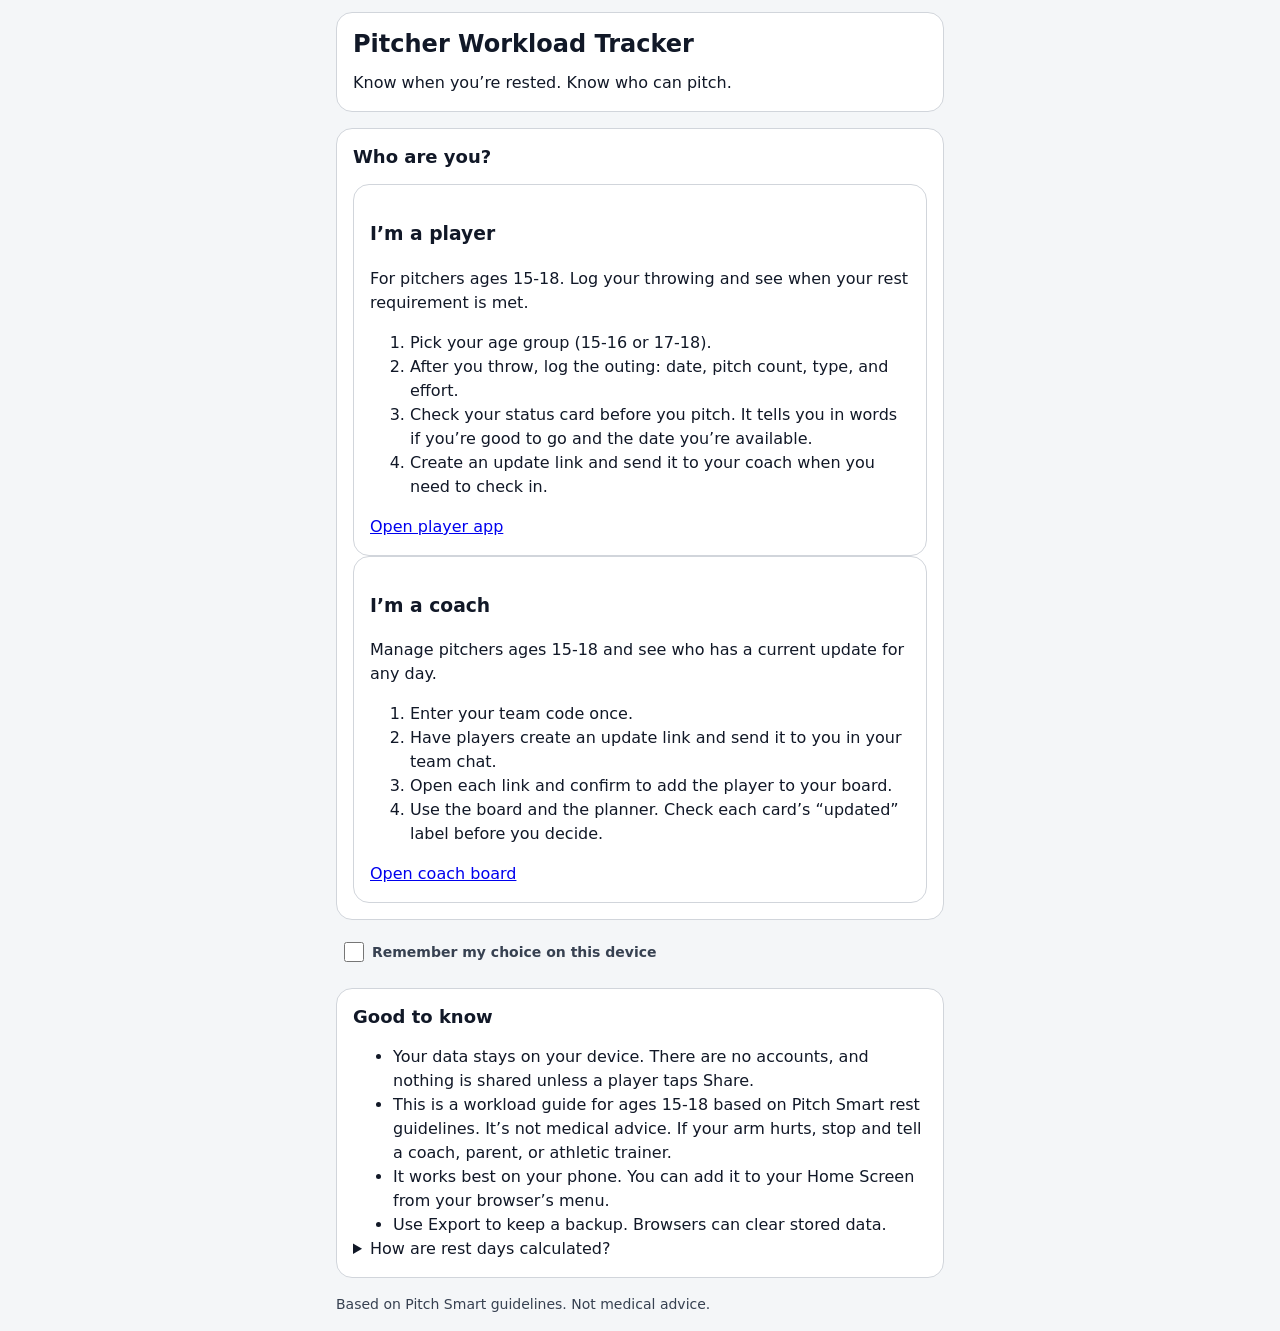
<file: index.html>
<!DOCTYPE html>
<html lang="en">
<head>
    <meta charset="UTF-8">
    <meta name="viewport" content="width=device-width, initial-scale=1.0, viewport-fit=cover">
    <meta name="theme-color" content="#f4f6f8" media="(prefers-color-scheme: light)">
    <meta name="theme-color" content="#111827" media="(prefers-color-scheme: dark)">
    <meta name="apple-mobile-web-app-capable" content="yes">
    <meta name="apple-mobile-web-app-status-bar-style" content="black-translucent">
    <meta name="apple-mobile-web-app-title" content="Pitcher Tracker">
    <meta name="description" content="A simple workload dashboard built for pitchers ages 15-18 to track throwing and rest days.">
    <title>Pitcher Workload Tracker</title>
    <link rel="stylesheet" href="css/style.css">
    <link rel="stylesheet" href="css/landing.css">
</head>
<body>
    <header>
        <h1>Pitcher Workload Tracker</h1>
        <p>Know when you’re rested. Know who can pitch.</p>
    </header>
    <main>
        <section>
            <h2>Who are you?</h2>
            <section id="player">
                <h3>I’m a player</h3>
                <p>For pitchers ages 15-18. Log your throwing and see when your rest requirement is met.</p>
                <ol>
                    <li>Pick your age group (15-16 or 17-18).</li>
                    <li>After you throw, log the outing: date, pitch count, type, and effort.</li>
                    <li>Check your status card before you pitch. It tells you in words if you’re good to go and the date you’re available.</li>
                    <li>Create an update link and send it to your coach when you need to check in.</li>
                </ol>
                <a href="player.html" data-role="player">Open player app</a>
            </section>
            <section id="coach">
                <h3>I’m a coach</h3>
                <p>Manage pitchers ages 15-18 and see who has a current update for any day.</p>
                <ol>
                    <li>Enter your team code once.</li>
                    <li>Have players create an update link and send it to you in your team chat.</li>
                    <li>Open each link and confirm to add the player to your board.</li>
                    <li>Use the board and the planner. Check each card’s “updated” label before you decide.</li>
                </ol>
                <a href="coach.html" data-role="coach">Open coach board</a>
            </section>
        </section>
        <label class="remember-choice" for="remember-choice">
            <input id="remember-choice" type="checkbox" autocomplete="off">
            <span>Remember my choice on this device</span>
        </label>
        <section>
            <h2>Good to know</h2>
            <ul>
                <li>Your data stays on your device. There are no accounts, and nothing is shared unless a player taps Share.</li>
                <li>This is a workload guide for ages 15-18 based on Pitch Smart rest guidelines. It’s not medical advice. If your arm hurts, stop and tell a coach, parent, or athletic trainer.</li>
                <li>It works best on your phone. You can add it to your Home Screen from your browser’s menu.</li>
                <li>Use Export to keep a backup. Browsers can clear stored data.</li>
            </ul>
            <details>
                <summary>How are rest days calculated?</summary>
                <p>Games and live BP count. Bullpens count only at effort 6 or higher. Your pitches are added up per day, and that total sets minimum rest days from the Pitch Smart table for your age group. This app adds one extra day for effort 9 or 10; that is an app rule, not a Pitch Smart rule. The yellow status is also an app reminder for the final two days before the minimum rest period ends. Light throwing types such as catch and long toss do not add rest in this app. This is not clearance to pitch.</p>
            </details>
        </section>
    </main>
    <footer>
        <p>Based on Pitch Smart guidelines. Not medical advice.</p>
    </footer>
    <script type="module" src="js/landing.js"></script>
</body>
</html>
</file>
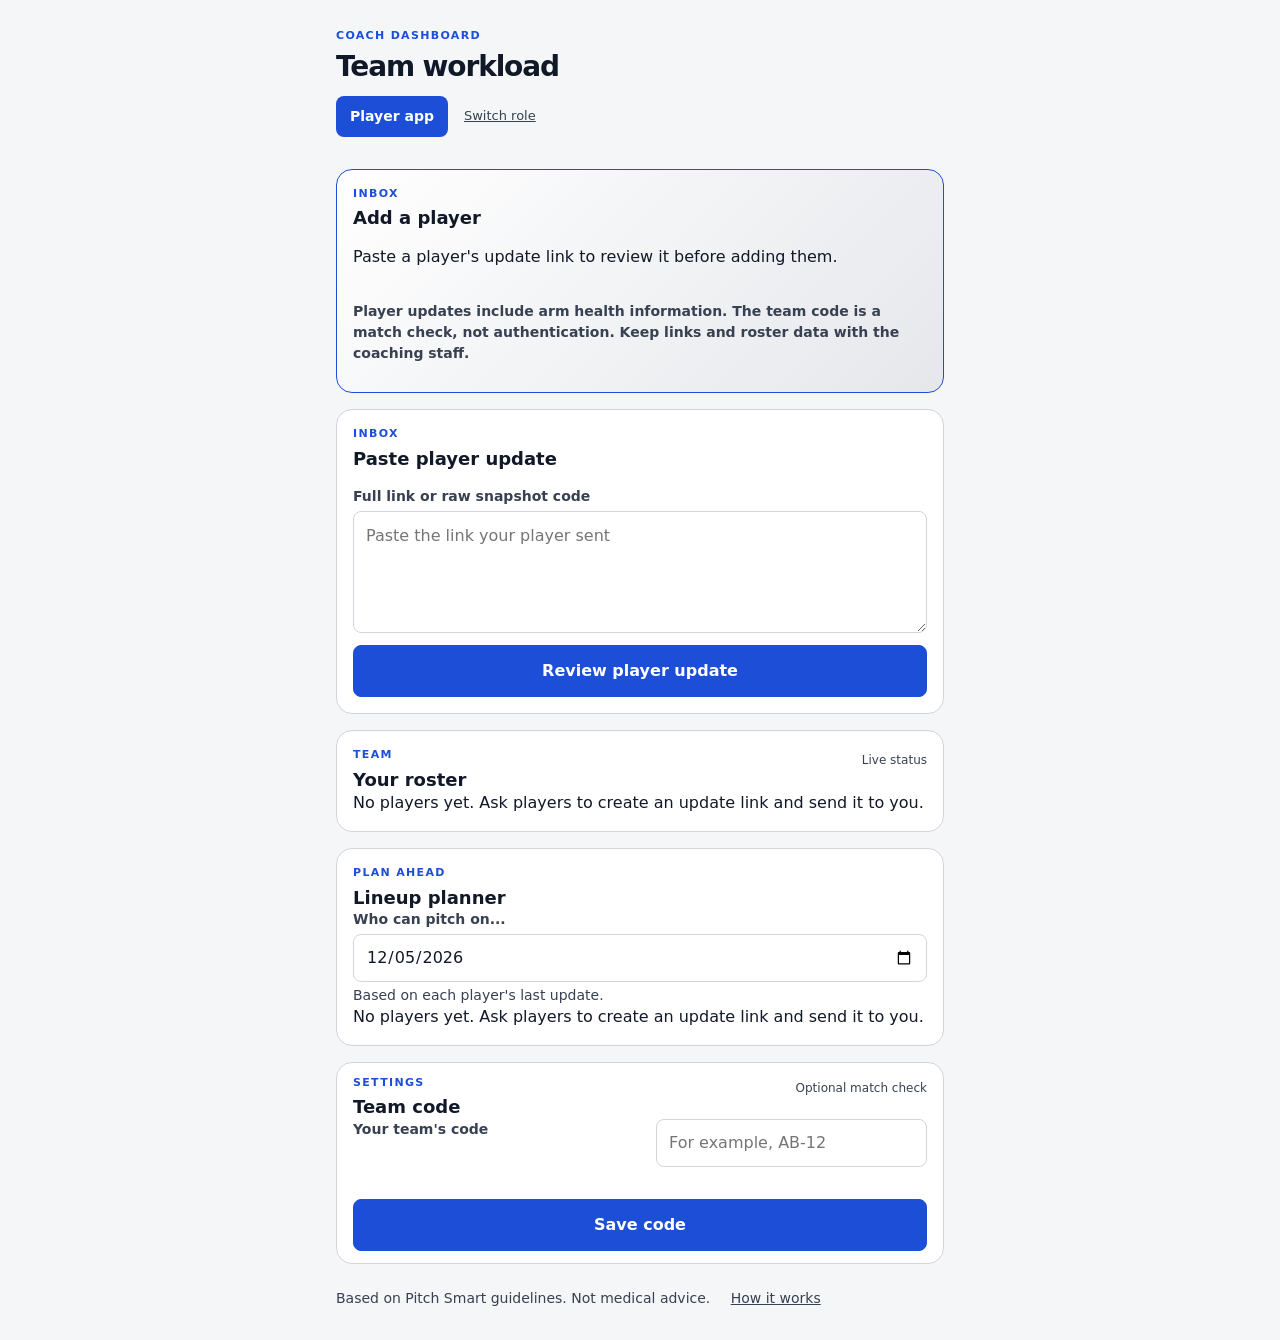
<file: coach.html>
<!DOCTYPE html>
<html lang="en">
<head>
    <meta charset="UTF-8">
    <meta name="viewport" content="width=device-width, initial-scale=1.0, viewport-fit=cover">
    <meta name="theme-color" content="#f4f6f8" media="(prefers-color-scheme: light)">
    <meta name="theme-color" content="#111827" media="(prefers-color-scheme: dark)">
    <meta name="apple-mobile-web-app-capable" content="yes">
    <meta name="apple-mobile-web-app-status-bar-style" content="black-translucent">
    <meta name="apple-mobile-web-app-title" content="Pitcher Tracker">
    <title>Coach Board - Pitcher Workload Tracker</title>
    <link rel="stylesheet" href="css/style.css">
</head>
<body>
    <header class="dashboard-header">
        <div>
            <p class="eyebrow">COACH DASHBOARD</p>
            <h1>Team workload</h1>
        </div>
        <nav class="dashboard-links" aria-label="App navigation">
            <a href="player.html" class="app-link">Player app</a>
            <a href="index.html?choose=1" class="switch-role-link">Switch role</a>
        </nav>
    </header>

    <section class="share-card" aria-labelledby="snapshot-heading">
        <p class="eyebrow">INBOX</p>
        <h2 id="snapshot-heading">Add a player</h2>
        <p id="snapshot-message" aria-live="polite">Paste a player's update link below. You will review it before it is added.</p>
        <dl id="snapshot-details" class="snapshot-details" hidden></dl>
        <div id="snapshot-confirm" hidden>
            <p id="snapshot-confirmation"></p>
            <p id="team-warning" class="share-safety-note" hidden></p>
            <div class="share-actions">
                <button id="add-snapshot" type="button">Add to roster</button>
                <button id="cancel-snapshot" class="counter-secondary" type="button">Cancel</button>
            </div>
        </div>
        <p class="share-safety-note">Player updates include arm health information. The team code is a match check, not authentication. Keep links and roster data with the coaching staff.</p>
    </section>
    <section class="settings-section" aria-labelledby="team-heading">
        <div class="section-heading">
            <div>
                <p class="eyebrow">SETTINGS</p>
                <h2 id="team-heading">Team code</h2>
            </div>
            <span class="section-caption">Optional match check</span>
        </div>
        <form id="coach-team-form">
            <label for="coach-team-code">Your team's code</label>
            <input id="coach-team-code" type="text" maxlength="12"
                autocapitalize="characters" placeholder="For example, AB-12">
            <button type="submit">Save code</button>
        </form>
        <p id="coach-team-status" aria-live="polite"></p>
    </section>
    <section class="paste-section" aria-labelledby="paste-heading">
        <p class="eyebrow">INBOX</p>
        <h2 id="paste-heading">Paste player update</h2>
        <label for="snapshot-input">Full link or raw snapshot code</label>
        <textarea id="snapshot-input" rows="4"
            placeholder="Paste the link your player sent"></textarea>
        <button id="load-snapshot" type="button">Review player update</button>
    </section>
    <section class="roster-section" aria-labelledby="roster-heading">
        <div class="section-heading">
            <div>
                <p class="eyebrow">TEAM</p>
                <h2 id="roster-heading">Your roster</h2>
            </div>
            <span class="section-caption">Live status</span>
        </div>
        <div id="roster-groups"></div>
    </section>
    <section class="planner-section" aria-labelledby="planner-heading">
        <div class="section-heading">
            <div>
                <p class="eyebrow">PLAN AHEAD</p>
                <h2 id="planner-heading">Lineup planner</h2>
            </div>
        </div>
        <label for="planner-date">Who can pitch on...</label>
        <input id="planner-date" type="date">
        <p class="field-hint">Based on each player's last update.</p>
        <div id="planner-results"></div>
    </section>
    <footer>Based on Pitch Smart guidelines. Not medical advice. <a href="index.html#coach" class="how-it-works-link">How it works</a></footer>
    <script type="module" src="js/coach.js"></script>
</body>
</html>
</file>
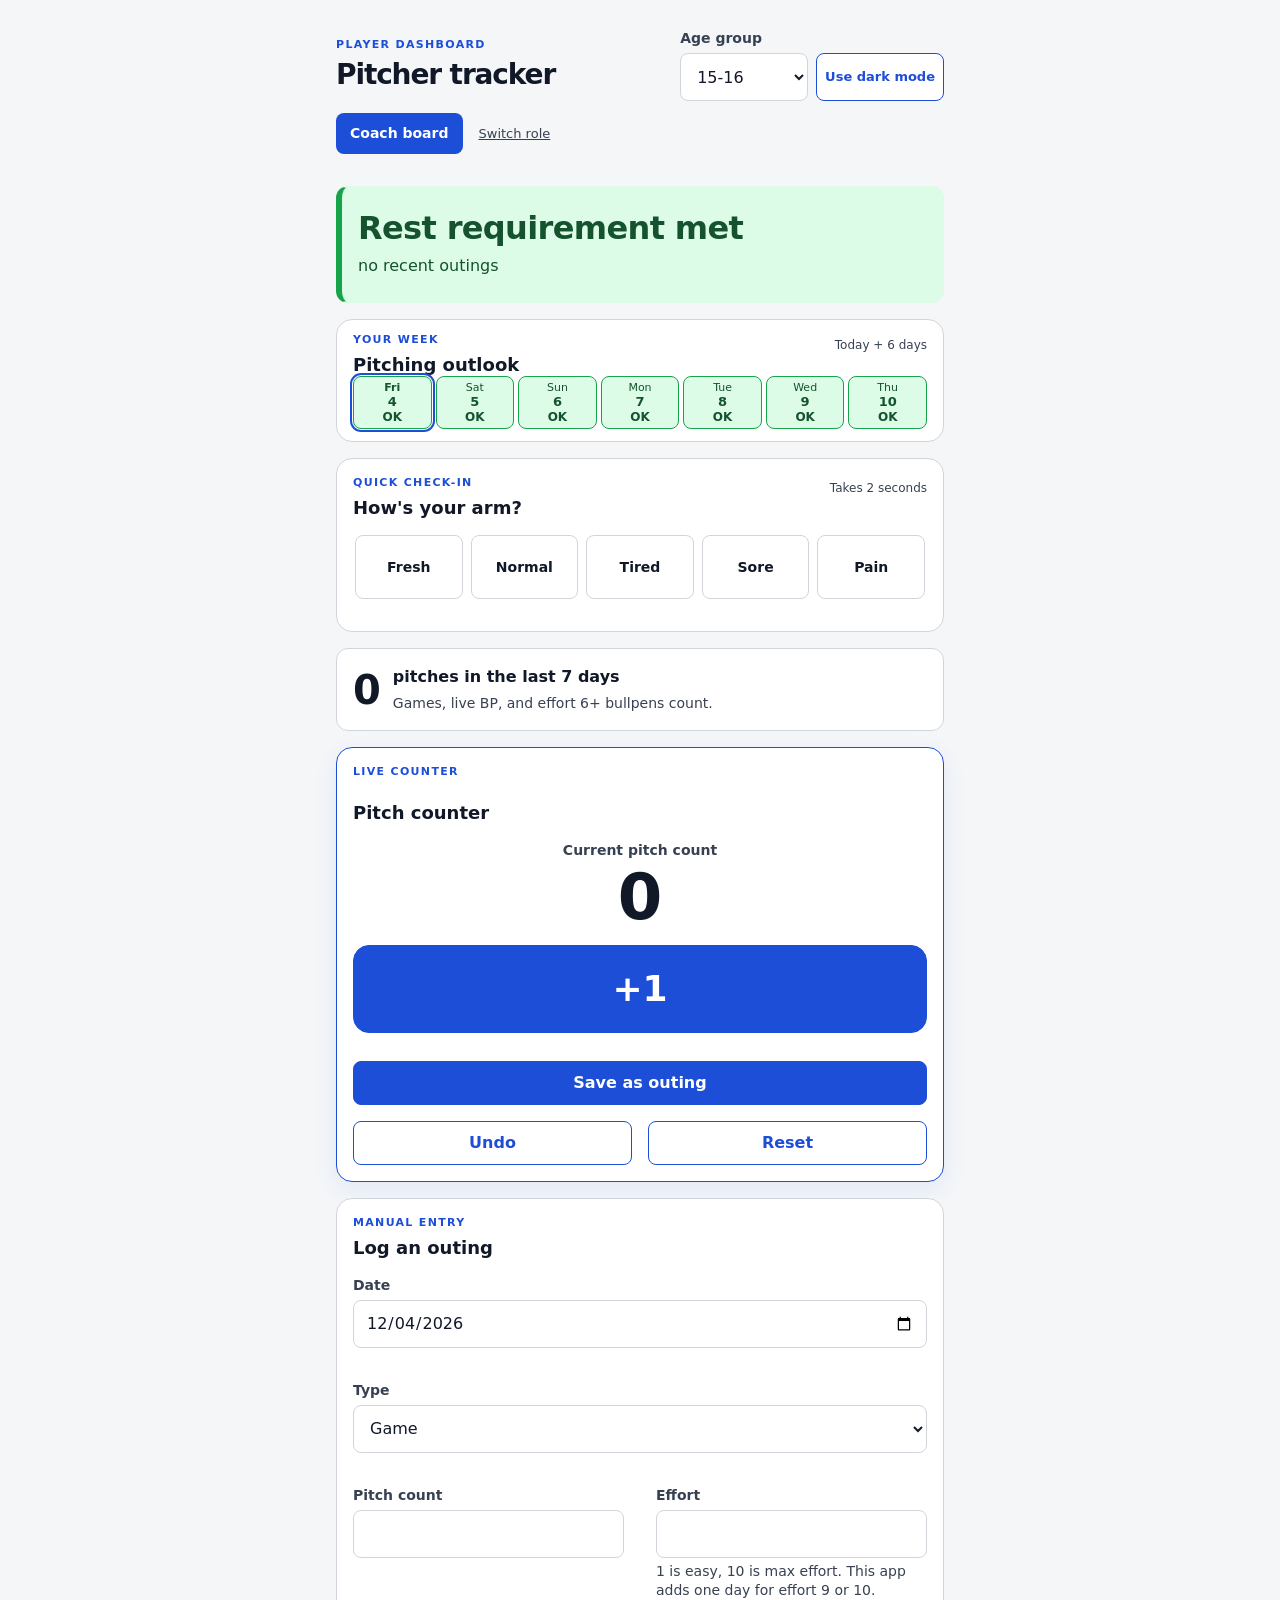
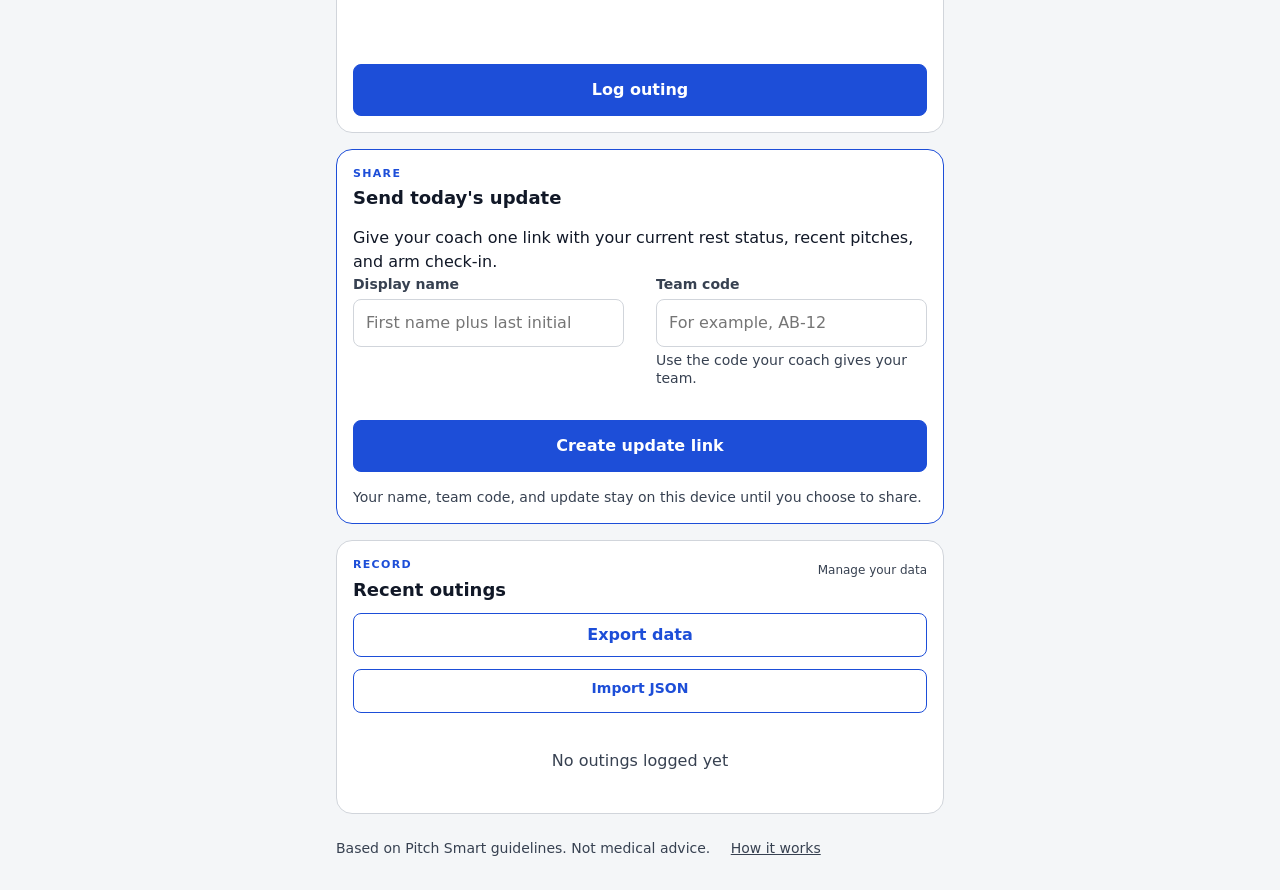
<file: player.html>
<!DOCTYPE html>
<html lang="en">
<head>
    <meta charset="UTF-8">
    <meta name="viewport" content="width=device-width, initial-scale=1.0, viewport-fit=cover">
    <meta name="theme-color" content="#f4f6f8" media="(prefers-color-scheme: light)">
    <meta name="theme-color" content="#111827" media="(prefers-color-scheme: dark)">
    <meta name="apple-mobile-web-app-capable" content="yes">
    <meta name="apple-mobile-web-app-status-bar-style" content="black-translucent">
    <meta name="apple-mobile-web-app-title" content="Pitcher Tracker">
    <title>Player - Pitcher Workload Tracker</title>
    <link rel="stylesheet" href="css/style.css">
    <link rel="manifest" href="manifest.webmanifest">
    <link rel="apple-touch-icon" href="icons/icon-180.png">
</head>
<body>
    <header class="dashboard-header">
        <div>
            <p class="eyebrow">PLAYER DASHBOARD</p>
            <h1>Pitcher tracker</h1>
        </div>
        <div class="header-actions">
            <div class="age-group-control">
                <label for="age-group">Age group</label>
                <select id="age-group">
                    <option value="15-16" selected>15-16</option>
                    <option value="17-18">17-18</option>
                </select>
            </div>
            <button id="theme-toggle" class="theme-toggle" type="button">
                Use dark mode
            </button>
        </div>
        <nav class="dashboard-links" aria-label="App navigation">
            <a href="coach.html" class="app-link">Coach board</a>
            <a href="index.html?choose=1" class="switch-role-link">Switch role</a>
        </nav>
    </header>

    <section id="status" aria-live="polite"></section>

    <section class="availability-section" aria-labelledby="availability-heading">
        <div class="section-heading">
            <div>
                <p class="eyebrow">YOUR WEEK</p>
                <h2 id="availability-heading">Pitching outlook</h2>
            </div>
            <span class="section-caption">Today + 6 days</span>
        </div>
        <ul id="availability-strip"></ul>
    </section>

    <section class="checkin-section" aria-labelledby="checkin-heading">
        <div class="section-heading">
            <div>
                <p class="eyebrow">QUICK CHECK-IN</p>
                <h2 id="checkin-heading">How's your arm?</h2>
            </div>
            <span class="section-caption">Takes 2 seconds</span>
        </div>
        <fieldset id="checkin-options">
            <legend class="visually-hidden">Choose how your arm feels today</legend>
        </fieldset>
        <p id="checkin-message" aria-live="polite"></p>
    </section>

    <section class="share-card" aria-labelledby="share-settings-heading">
        <p class="eyebrow">SHARE</p>
        <h2 id="share-settings-heading">Send today's update</h2>
        <p>Give your coach one link with your current rest status, recent pitches, and arm check-in.</p>
        <form id="share-profile-form">
            <div class="field">
                <label for="display-name">Display name</label>
                <input id="display-name" name="display-name" type="text"
                    maxlength="30" autocomplete="name"
                    placeholder="First name plus last initial">
            </div>
            <div class="field">
                <label for="team-code">Team code</label>
                <input id="team-code" name="team-code" type="text"
                    maxlength="12" autocapitalize="characters"
                    placeholder="For example, AB-12">
                <p class="field-hint">Use the code your coach gives your team.</p>
            </div>
            <button id="open-share" type="submit">Create update link</button>
        </form>
        <p class="field-hint">Your name, team code, and update stay on this device until you choose to share.</p>
    </section>

    <section id="share-section" aria-labelledby="share-heading" hidden>
        <h2 id="share-heading">Your update is ready</h2>
        <p>Send this link to your coach in your team chat.</p>
        <pre id="share-preview" class="share-preview"></pre>
        <p class="share-safety-note">
            This includes arm health info. Share it only with your coach or team chat,
            and get a parent or coach okay per your team’s rules.
        </p>
        <label for="share-link">Link</label>
        <input id="share-link" class="share-link" type="url" readonly>
        <div class="share-actions">
            <button id="copy-share-link" type="button">Copy update link</button>
            <button id="native-share" type="button" hidden>Send from this device</button>
        </div>
        <p id="share-status" aria-live="polite"></p>
        <p class="field-hint">Your coach opens the link, checks the update, and taps Add to roster. Nothing is sent to a server.</p>
    </section>

    <section class="counter-section dashboard-primary" aria-labelledby="counter-heading">
        <p class="eyebrow">LIVE COUNTER</p>
        <h2 id="counter-heading">Pitch counter</h2>
        <div class="counter-display">
            <span id="count-label">Current pitch count</span>
            <div id="pitch-counter" aria-labelledby="count-label">0</div>
        </div>
        <button id="count-add" class="count-add" type="button">+1</button>
        <div class="counter-actions">
            <button id="count-undo" class="counter-secondary" type="button">
                Undo
            </button>
            <button id="count-save" class="counter-save" type="button">
                Save as outing
            </button>
            <button id="count-reset" class="counter-secondary" type="button">
                Reset
            </button>
        </div>
    </section>

    <section class="outing-section">
        <p class="eyebrow">MANUAL ENTRY</p>
        <h2>Log an outing</h2>
        <form id="outing-form">
            <div class="field field-date">
                <label for="date">Date</label>
                <input id="date" name="date" type="date">
            </div>
            <div class="field field-type">
                <label for="type">Type</label>
                <select id="type" name="type">
                    <option value="game">Game</option>
                    <option value="liveBP">Live BP</option>
                    <option value="bullpen">Bullpen</option>
                    <option value="longToss">Long toss</option>
                    <option value="catch">Catch</option>
                </select>
            </div>
            <div class="field field-pitch-count">
                <label for="pitch-count">Pitch count</label>
                <input id="pitch-count" name="pitch-count" type="number" min="1"
                    inputmode="numeric" autocomplete="off">
            </div>
            <div class="field field-effort">
                <label for="effort">Effort</label>
                <input id="effort" name="effort" type="number" min="1" max="10"
                    inputmode="numeric" autocomplete="off" aria-describedby="effort-hint">
                <p id="effort-hint" class="field-hint">
                    1 is easy, 10 is max effort. This app adds one day for effort 9 or 10.
                </p>
            </div>
            <p id="form-error" aria-live="polite"></p>
            <button type="submit">Log outing</button>
        </form>
    </section>

    <p id="week-total"></p>

    <section class="history-section">
        <div class="section-heading">
            <div>
                <p class="eyebrow">RECORD</p>
                <h2>Recent outings</h2>
            </div>
            <span class="section-caption">Manage your data</span>
        </div>
        <button id="export-data" type="button">Export data</button>
        <label class="import-button" for="import-data">Import JSON</label>
        <input id="import-data" type="file" accept=".json,application/json">
        <p id="import-status" aria-live="polite"></p>
        <ul id="history"></ul>
    </section>

    <footer>Based on Pitch Smart guidelines. Not medical advice. <a href="index.html#player" class="how-it-works-link">How it works</a></footer>

    <script type="module" src="js/main.js"></script>
</body>
</html>
</file>
<file: css/style.css>
:root {
    color-scheme: light dark;
    --space-1: 0.25rem;
    --space-2: 0.5rem;
    --space-3: 0.75rem;
    --space-4: 1rem;
    --space-6: 1.5rem;
    --space-8: 2rem;
    --radius-card: 0.75rem;
    --radius-control: 0.5rem;
    --font-system: system-ui, -apple-system, BlinkMacSystemFont, "Segoe UI",
        sans-serif;
    --page-background: #f4f6f8;
    --surface: #ffffff;
    --surface-muted: #e5e7eb;
    --text: #111827;
    --muted-text: #374151;

    --border: #d1d5db;
    --accent: #1d4ed8;
    --accent-text: #ffffff;
    --status-green-surface: #dcfce7;
    --status-green-border: #16a34a;
    --status-green-text: #14532d;
    --status-yellow-surface: #fef3c7;
    --status-yellow-border: #d97706;
    --status-yellow-text: #451a03;
    --status-red-surface: #fee2e2;
    --status-red-border: #dc2626;
    --status-red-text: #7f1d1d;
    --availability-ok-surface: #dcfce7;
    --availability-ok-border: #16a34a;
    --availability-ok-text: #14532d;
    --availability-rest-surface: #fee2e2;
    --availability-rest-border: #dc2626;
}

*,
*::before,
*::after {
    box-sizing: border-box;
}

html {
    -webkit-text-size-adjust: 100%;
}

body,
h1,
h2,
p,
ul {
    margin: 0;
}

body {
    display: flex;
    min-height: 100dvh;
    max-width: 34rem;
    margin-inline: auto;
    flex-direction: column;
    gap: var(--space-8);


    padding-block: var(--space-4);
    padding-inline: max(var(--space-4), env(safe-area-inset-left))
        max(var(--space-4), env(safe-area-inset-right));
    padding-bottom: max(var(--space-4), env(safe-area-inset-bottom));
    background: var(--page-background);
    color: var(--text);
    font: 1rem/1.5 var(--font-system);
}

header,
section {
    padding: var(--space-6);


    background: var(--surface);
    border: 1px solid var(--border);
    border-radius: var(--radius-card);
}

header {
    display: flex;
    flex-wrap: wrap;
    gap: var(--space-3) var(--space-4);
    align-items: end;
    justify-content: space-between;
}

h1,
h2 {
    font-weight: 700;
}

h1 {
    flex: 1 1 12rem;
    font-size: 1.25rem;
    line-height: 1.25;
}

h2 {
    margin-bottom: var(--space-4);
    font-size: 1.125rem;
    line-height: 1.3;
}

.age-group-control {
    flex: 1 1 7rem;
}

.theme-toggle {
    flex: 1 1 10rem;
    min-height: 3rem;
    margin-top: 0;
    background: var(--surface);
    color: var(--accent);
}

.counter-section {
    display: grid;
    gap: var(--space-4);

}

.counter-section h2 {
    margin-bottom: 0;
}

.counter-display {
    display: grid;
    gap: var(--space-1);
    text-align: center;
}

#count-label {
    color: var(--muted-text);
    font-size: 0.875rem;
    font-weight: 600;
}

#pitch-counter {
    color: var(--text);
    font-size: 4rem;
    font-variant-numeric: tabular-nums;
    font-weight: 800;
    line-height: 1;
}

.count-add {
    min-height: 6rem;
    font-size: 2.25rem;
}

.counter-actions {
    display: grid;
    grid-template-columns: repeat(2, minmax(0, 1fr));
    gap: var(--space-4);

    margin-top: var(--space-3);
}

.counter-actions button {
    min-height: 2.75rem;
}

.counter-save {
    grid-column: 1 / -1;
    grid-row: 1;
}

.counter-secondary {
    background: var(--surface);
    color: var(--accent);
}

label {
    display: block;
    margin-bottom: var(--space-1);
    color: var(--muted-text);
    font-size: 0.875rem;
    font-weight: 600;
}

input,
select,
button {
    display: block;
    width: 100%;
    min-height: 3rem;
    padding: var(--space-2) var(--space-3);
    border: 1px solid var(--border);
    border-radius: var(--radius-control);
    font: inherit;
    font-size: 1rem;
    touch-action: manipulation;
    -webkit-tap-highlight-color: transparent;
}

input,
select {
    background: var(--surface);
    color: var(--text);
}

form {
    display: grid;
    grid-template-columns: repeat(2, minmax(0, 1fr));
    gap: var(--space-8);


}

#share-profile-form {
    margin-bottom: var(--space-4);
}

.share-card {
    border-color: var(--accent);
}

.share-preview {
    overflow-x: auto;
    margin: var(--space-3) 0;
    padding: var(--space-6);



    border: 1px solid var(--border);
    border-radius: var(--radius-control);
    background: var(--surface-muted);
    color: var(--text);
    font: inherit;
    white-space: pre-wrap;
}

.share-safety-note {
    margin: var(--space-3) 0;
    color: var(--muted-text);
    font-size: 0.875rem;
    font-weight: 600;
}

.share-link {
    margin-bottom: var(--space-3);
}

.share-actions {
    display: grid;
    grid-template-columns: repeat(2, minmax(0, 1fr));
    gap: var(--space-4);

}

#share-status {
    min-height: 1.5em;
    margin-top: var(--space-3);
    color: var(--muted-text);
}

#share-status[data-kind="error"] {
    color: var(--status-red-text);
    font-weight: 600;
}

.snapshot-details {
    display: grid;
    grid-template-columns: minmax(9rem, 1fr) minmax(0, 2fr);
    gap: var(--space-2) var(--space-4);
}

.roster-list {
    display: grid;
    gap: var(--space-4);

}

.roster-card {
    position: relative;
    padding: var(--space-6);



    border: 1px solid var(--border);
    border-radius: var(--radius-control);
    background: var(--surface);
}

.roster-card h4 {
    margin: 0 0 var(--space-1);
    font-size: 1.125rem;
}

.roster-card p {
    margin: var(--space-1) 0;
}

.roster-card-status {
    font-weight: 700;
}

.roster-card-status-green {
    color: var(--status-green-text);
}

.roster-card-status-yellow,
.roster-card-status-red {
    color: var(--status-yellow-text);
}

.stale-badge {
    display: inline-block;
    margin-top: var(--space-2);
    padding: var(--space-1) var(--space-2);
    border-radius: 999px;
    background: var(--surface-muted);
    color: var(--muted-text);
    font-size: 0.8125rem;
}

.stale-badge-warning {
    background: var(--status-yellow-surface);
    color: var(--status-yellow-text);
}

.stale-badge-old {
    background: var(--status-red-surface);
    color: var(--status-red-text);
}

.roster-remove {
    float: right;
    width: auto;
    min-height: 2.5rem;
    margin-top: var(--space-2);
    padding: var(--space-2);
    border: 0;
    background: transparent;
    color: var(--status-red-text);
    font-size: 0.875rem;
}

.roster-empty {
    color: var(--muted-text);
}

.planner-list {
    display: grid;
    gap: var(--space-2);
    padding: 0;
    list-style: none;
}

.planner-list li {
    display: flex;
    justify-content: space-between;
    gap: var(--space-4);

    padding: var(--space-2) 0;
    border-bottom: 1px solid var(--border);
}

.planner-available {
    color: var(--status-green-text);
    font-weight: 700;
}

.planner-unavailable {
    color: var(--status-red-text);
    font-weight: 700;
}

#roster-groups h3 {
    margin: var(--space-6) 0 var(--space-4);

}

#roster-groups h3:first-child {
    margin-top: 0;
}

.snapshot-details dt {
    color: var(--muted-text);
    font-weight: 700;
}

.snapshot-details dd {
    margin: 0;
}

.field {
    min-width: 0;
}

.field-date,
.field-type,
#form-error,
form button {
    grid-column: 1 / -1;
}

.field-hint {
    margin-top: var(--space-1);
    color: var(--muted-text);
    font-size: 0.875rem;
    line-height: 1.35;
}

button {
    min-height: 3.25rem;
    margin-top: 0;
    border-color: var(--accent);
    background: var(--accent);
    color: var(--accent-text);
    cursor: pointer;
    font-weight: 700;
}

button:hover {
    filter: brightness(0.9);
}

button:active {
    transform: translateY(1px);
}

input:focus-visible,
select:focus-visible,
button:focus-visible {
    outline: 3px solid var(--accent);
    outline-offset: 2px;
}

#status {
    padding: var(--space-6);


    border: 1px solid transparent;
    border-left-width: 0.375rem;
    border-radius: var(--radius-card);
}

#status[data-level="green"] {
    background-color: var(--status-green-surface);
    border-left-color: var(--status-green-border);
    color: var(--status-green-text);
}

#status[data-level="yellow"] {
    background-color: var(--status-yellow-surface);
    border-left-color: var(--status-yellow-border);
    color: var(--status-yellow-text);
}

#status[data-level="red"] {
    background-color: var(--status-red-surface);
    border-left-color: var(--status-red-border);
    color: var(--status-red-text);
}

#status[data-level] h2 {
    margin-bottom: var(--space-2);
    font-size: 1.875rem;
    line-height: 1.1;
    letter-spacing: -0.02em;
}

#status[data-level] p {
    color: inherit;
    font-size: 1rem;
}

.availability-section {
    padding-block: var(--space-3);
}

.availability-section h2 {
    margin-bottom: var(--space-3);
}

#availability-strip {
    display: grid;
    grid-template-columns: repeat(7, minmax(0, 1fr));
    gap: var(--space-1);
    padding: 0;
    list-style: none;
}

#availability-strip .availability-cell {
    display: flex;
    min-width: 0;
    min-height: 44px;
    padding: var(--space-1);
    flex-direction: column;
    align-items: center;
    justify-content: center;
    border: 1px solid var(--availability-rest-border);
    border-radius: var(--radius-control);
    background: var(--availability-rest-surface);
    color: var(--availability-rest-text);
    font-size: 0.6875rem;
    line-height: 1.2;
    text-align: center;
    white-space: nowrap;
}

#availability-strip .availability-cell[data-available="true"] {
    border-color: var(--availability-ok-border);
    background: var(--availability-ok-surface);
    color: var(--availability-ok-text);
}

#availability-strip .availability-cell.availability-today {
    outline: 2px solid var(--accent);
    outline-offset: 1px;
    font-weight: 700;
}

.availability-weekday,
.availability-date,
.availability-status {
    display: block;
}

.availability-date,
.availability-status {
    font-variant-numeric: tabular-nums;
}

.availability-date {
    font-size: 0.8125rem;
    font-weight: 700;
}

.availability-status {
    font-size: 0.75rem;
    font-weight: 800;
}

.checkin-section {
    display: grid;
    gap: var(--space-4);

}

.checkin-section h2 {
    margin-bottom: 0;
}

#checkin-options {
    display: grid;
    grid-template-columns: repeat(5, minmax(0, 1fr));
    gap: var(--space-2);
    padding: 0;
    border: 0;
}

.checkin-option {
    display: flex;
    min-height: 4rem;
    margin: 0;
    padding: var(--space-2);
    align-items: center;
    justify-content: center;
    border: 1px solid var(--border);
    border-radius: var(--radius-control);
    background: var(--surface);
    color: var(--text);
    cursor: pointer;
    font-size: 0.875rem;
    text-align: center;
}

#checkin-options input {
    position: absolute;
    width: 1px;
    height: 1px;
    opacity: 0;
}

#checkin-options input:checked + .checkin-option {
    border-color: var(--accent);
    box-shadow: inset 0 0 0 2px var(--accent);
    font-weight: 800;
}

#checkin-options input:focus-visible + .checkin-option {
    outline: 3px solid var(--accent);
    outline-offset: 2px;
}

#checkin-message {
    margin: 0;
    color: var(--muted-text);
    font-size: 0.875rem;
}

#checkin-message.checkin-safety-message {
    padding: var(--space-6);



    border: 1px solid var(--status-red-border);
    border-radius: var(--radius-control);
    background: var(--status-red-surface);
    color: var(--status-red-text);
    font-weight: 700;
}

#checkin-message[data-kind="error"] {
    color: var(--status-red-text);
    font-weight: 700;
}

#checkin-message[data-kind="rest"] {
    color: var(--status-yellow-text);
    font-weight: 700;
}

.visually-hidden {
    position: absolute;
    width: 1px;
    height: 1px;
    padding: 0;
    overflow: hidden;
    clip: rect(0, 0, 0, 0);
    white-space: nowrap;
    border: 0;
}

.status-days {
    display: inline-block;
    margin-right: var(--space-2);
    font-size: 2rem;
    line-height: 1;
}

.status-days-label {
    font-weight: 600;
}

.status-available {
    display: block;
    margin-top: var(--space-2);
}

#week-total {
    display: grid;
    gap: var(--space-1);
    padding: var(--space-6);


    background: var(--surface);
    border: 1px solid var(--border);
    border-radius: var(--radius-card);
    font-variant-numeric: tabular-nums;
}

.weekly-total-number {
    color: var(--text);
    font-size: 2rem;
    line-height: 1;
}

.weekly-total-label {
    color: var(--text);
    font-size: 1rem;
    font-weight: 700;
}

.weekly-total-note {
    color: var(--muted-text);
    font-size: 0.875rem;
}

#history {
    padding: 0;
    list-style: none;
}

#history li.history-row {
    display: flex;
    flex-wrap: wrap;
    gap: var(--space-4);

    align-items: center;
    min-width: 0;
    padding-block: var(--space-3);
    border-bottom: 1px solid var(--border);
}

#history li.history-row:last-child {
    border-bottom: 0;
}

#history .history-details {
    display: flex;
    min-width: 0;
    flex: 1 1 8rem;
    flex-direction: column;
}

#history .history-date,
#history .history-type,
#history .history-pitch-count,
#history .history-effort,
#history .history-delete {
    min-width: 0;
}

#history .history-date {
    color: var(--text);
    font-weight: 700;
}

#history .history-type {
    overflow-wrap: anywhere;
    color: var(--muted-text);
    font-size: 0.875rem;
}

#history .history-pitch-count {
    flex: 0 1 auto;
    color: var(--text);
    font-variant-numeric: tabular-nums;
    font-weight: 700;
}

#history .history-effort {
    flex: 0 0 auto;
    padding: var(--space-1) var(--space-2);
    border-radius: 999px;
    background: var(--surface-muted);
    color: var(--muted-text);
    font-size: 0.875rem;
    white-space: nowrap;
}

#history button.history-delete {
    flex: 0 0 auto;
    width: auto;
    min-width: 2.75rem;
    min-height: 2.75rem;
    margin-top: 0;
    padding: var(--space-2);
    border: 0;
    background: transparent;
    color: var(--status-red-text);
    font-size: 0.875rem;
    font-weight: 700;
}

#history button.history-delete:hover {
    filter: none;
    text-decoration: underline;
}

#history button.history-delete:active {
    background: var(--status-red-surface);
    transform: none;
}

#history .history-empty {
    padding: var(--space-6) var(--space-4);
    color: var(--muted-text);
    text-align: center;
}

#form-error {
    margin: 0;
    padding: 0;
    border: 0 solid transparent;
}

#form-error[data-kind] {
    padding: var(--space-6);



    border-width: 1px;
    border-left-width: 0.375rem;
    border-radius: var(--radius-control);
    font-weight: 600;
}

#form-error[data-kind="error"] {
    background: var(--status-red-surface);
    border-left-color: var(--status-red-border);
    color: var(--status-red-text);
}

#form-error[data-kind="warning"] {
    background: var(--status-yellow-surface);
    border-left-color: var(--status-yellow-border);
    color: var(--status-yellow-text);
}

#form-error[data-kind="success"] {
    background: var(--status-green-surface);
    border-left-color: var(--status-green-border);
    color: var(--status-green-text);
}

footer {
    color: var(--muted-text);
    font-size: 0.875rem;
}

#export-data {
    min-height: 2.75rem;
    margin-bottom: var(--space-3);
    background: var(--surface);
    color: var(--accent);
}

.import-button {
    display: block;
    width: 100%;
    min-height: 2.75rem;
    margin-bottom: var(--space-3);
    padding: var(--space-2) var(--space-3);
    border: 1px solid var(--accent);
    border-radius: var(--radius-control);
    background: var(--surface);
    color: var(--accent);
    cursor: pointer;
    font-weight: 700;
    text-align: center;
}

#import-data {
    position: absolute;
    width: 1px;
    height: 1px;
    overflow: hidden;
    clip: rect(0 0 0 0);
    clip-path: inset(50%);
    white-space: nowrap;
}

.import-button:focus-within,
#import-data:focus-visible + .import-button {
    outline: 3px solid var(--accent);
    outline-offset: 2px;
}

#import-status {
    margin: 0 0 var(--space-3);
    color: var(--muted-text);
    font-size: 0.875rem;
}

#import-status[data-kind="error"] {
    color: var(--status-red-text);
    font-weight: 600;
}

#import-status[data-kind="success"] {
    color: var(--status-green-text);
    font-weight: 600;
}

@media (prefers-color-scheme: dark) {
    :root {
        --page-background: #111827;
        --surface: #1f2937;
        --surface-muted: #374151;
        --text: #f9fafb;
        --muted-text: #d1d5db;
        --border: #4b5563;
        --accent: #93c5fd;
        --accent-text: #111827;
        --status-green-surface: #123524;
        --status-green-border: #4ade80;
        --status-green-text: #dcfce7;
        --status-yellow-surface: #422006;
        --status-yellow-border: #fbbf24;
        --status-yellow-text: #fef3c7;
        --status-red-surface: #450a0a;
        --status-red-border: #f87171;
        --status-red-text: #fee2e2;
        --availability-ok-surface: #123524;
        --availability-ok-border: #4ade80;
        --availability-ok-text: #dcfce7;
        --availability-rest-surface: #450a0a;
        --availability-rest-border: #f87171;
        --availability-rest-text: #fee2e2;
    }
}

[data-theme="light"] {
    --page-background: #f4f6f8;
    --surface: #ffffff;
    --surface-muted: #e5e7eb;
    --text: #111827;
    --muted-text: #374151;

    --border: #d1d5db;
    --accent: #1d4ed8;
    --accent-text: #ffffff;
    --status-green-surface: #dcfce7;
    --status-green-border: #16a34a;
    --status-green-text: #14532d;
    --status-yellow-surface: #fef3c7;
    --status-yellow-border: #d97706;
    --status-yellow-text: #451a03;
    --status-red-surface: #fee2e2;
    --status-red-border: #dc2626;
    --status-red-text: #7f1d1d;
    --availability-ok-surface: #dcfce7;
    --availability-ok-border: #16a34a;
    --availability-ok-text: #14532d;
    --availability-rest-surface: #fee2e2;
    --availability-rest-border: #dc2626;
}

[data-theme="dark"] {
    --page-background: #111827;
    --surface: #1f2937;
    --surface-muted: #374151;
    --text: #f9fafb;
    --muted-text: #d1d5db;
    --border: #4b5563;
    --accent: #93c5fd;
    --accent-text: #111827;
    --status-green-surface: #123524;
    --status-green-border: #4ade80;
    --status-green-text: #dcfce7;
    --status-yellow-surface: #422006;
    --status-yellow-border: #fbbf24;
    --status-yellow-text: #fef3c7;
    --status-red-surface: #450a0a;
    --status-red-border: #f87171;
    --status-red-text: #fee2e2;
    --availability-ok-surface: #123524;
    --availability-ok-border: #4ade80;
    --availability-ok-text: #dcfce7;
    --availability-rest-surface: #450a0a;
    --availability-rest-border: #f87171;
    --availability-rest-text: #fee2e2;
}

@media (min-width: 40rem) {
    body {
        padding: var(--space-8);
    }

    header,
    section {
        padding: var(--space-6);
    }

    h1 {
        font-size: 1.5rem;
    }

    #status[data-level] h2 {
        font-size: 2rem;
    }
}

@media (prefers-reduced-motion: reduce) {
    *,
    *::before,
    *::after {
        scroll-behavior: auto !important;
        transition-duration: 0.01ms !important;
        animation-duration: 0.01ms !important;
        animation-iteration-count: 1 !important;
    }
}

.app-link {
    display: inline-block;
    padding: 0.75rem 1.25rem;
    background: var(--accent);
    color: var(--accent-text);
    text-decoration: none;
    border-radius: var(--radius-control);
    font-weight: 700;
}

.app-link:hover {
    filter: brightness(0.9);
}

.app-link:focus-visible,
.switch-role-link:focus-visible,
.how-it-works-link:focus-visible {
    outline: 3px solid var(--accent);
    outline-offset: 2px;
}

.switch-role-link,
.how-it-works-link {
    display: inline-block;
    min-height: 44px;
    padding: 0.5rem 1rem;
    color: var(--muted-text);
    text-decoration: underline;
}

.switch-role-link:hover,
.how-it-works-link:hover {
    color: var(--accent);
}

.roster-list-available {
    border-left: 4px solid var(--status-green-border);
    padding-left: var(--space-3);
    background: var(--status-green-surface);
}

.roster-list-checkArmFirst {
    border-left: 4px solid var(--status-yellow-border);
    padding-left: var(--space-3);
    background: var(--status-yellow-surface);
}

.roster-list-resting {
    border-left: 4px solid var(--status-red-border);
    padding-left: var(--space-3);
    background: var(--status-red-surface);
}

/* Mobile dashboard layout */
body {
    max-width: 42rem;
    gap: var(--space-3);
    padding-top: max(var(--space-3), env(safe-area-inset-top));
    padding-bottom: max(var(--space-4), env(safe-area-inset-bottom));
}

header,
section {
    padding: var(--space-4);
    border-radius: 1rem;
}

.dashboard-header {
    display: grid;
    gap: var(--space-3);
    padding: var(--space-4) var(--space-2);
    border: 0;
    background: transparent;
}

.dashboard-header h1 {
    font-size: 1.75rem;
    letter-spacing: -0.04em;
}

.eyebrow {
    margin-bottom: var(--space-1);
    color: var(--accent);
    font-size: 0.6875rem;
    font-weight: 800;
    letter-spacing: 0.12em;
}

.header-actions {
    display: grid;
    grid-template-columns: 1fr 1fr;
    gap: var(--space-2);
    align-items: end;
}

.header-actions .theme-toggle {
    min-height: 3rem;
    margin: 0;
    padding-inline: var(--space-2);
    font-size: 0.8125rem;
}

.dashboard-links {
    display: flex;
    align-items: center;
    gap: var(--space-2);
}

.dashboard-links .app-link {
    padding: 0.625rem 0.875rem;
    font-size: 0.875rem;
}

.dashboard-links .switch-role-link {
    min-height: auto;
    padding: 0.5rem;
    font-size: 0.8125rem;
}

.section-heading {
    display: flex;
    align-items: start;
    justify-content: space-between;
    gap: var(--space-3);
}

.section-heading h2 {
    margin-bottom: 0;
}

.section-caption {
    padding-top: 0.25rem;
    color: var(--muted-text);
    font-size: 0.75rem;
    text-align: right;
}

textarea {
    display: block;
    width: 100%;
    min-height: 7rem;
    margin-bottom: var(--space-3);
    padding: var(--space-3);
    border: 1px solid var(--border);
    border-radius: var(--radius-control);
    background: var(--surface);
    color: var(--text);
    font: inherit;
    resize: vertical;
}

textarea:focus-visible {
    outline: 3px solid var(--accent);
    outline-offset: 2px;
}

/* Keep the primary player journey in a useful thumb-friendly order. */
body:has(#outing-form) > .dashboard-header { order: 1; }
body:has(#outing-form) > #status { order: 2; }
body:has(#outing-form) > .availability-section { order: 3; }
body:has(#outing-form) > .checkin-section { order: 4; }
body:has(#outing-form) > #week-total { order: 5; }
body:has(#outing-form) > .counter-section { order: 6; }
body:has(#outing-form) > .outing-section { order: 7; }
body:has(#outing-form) > .share-card { order: 8; }
body:has(#outing-form) > .history-section { order: 9; }
body:has(#outing-form) > footer { order: 10; }

body:has(#outing-form) #status {
    padding: var(--space-6) var(--space-4);
}

body:has(#outing-form) #status[data-level] h2 {
    font-size: 2rem;
}

body:has(#outing-form) #week-total {
    grid-template-columns: auto 1fr;
    align-items: center;
    column-gap: var(--space-3);
    padding: var(--space-4);
}

body:has(#outing-form) .weekly-total-number {
    grid-row: span 2;
    font-size: 2.5rem;
}

body:has(#outing-form) .weekly-total-note {
    grid-column: 2;
}

.dashboard-primary {
    border-color: var(--accent);
    box-shadow: 0 0.5rem 1.5rem rgb(29 78 216 / 0.08);
}

.dashboard-primary .count-add {
    min-height: 5.5rem;
    border-radius: 1rem;
}

.history-section > .section-heading {
    margin-bottom: var(--space-3);
}

/* Coach dashboard: review and roster first; settings stay secondary. */
body:has(#snapshot-input) > .dashboard-header { order: 1; }
body:has(#snapshot-input) > .share-card { order: 2; }
body:has(#snapshot-input) > .paste-section { order: 3; }
body:has(#snapshot-input) > .roster-section { order: 4; }
body:has(#snapshot-input) > .planner-section { order: 5; }
body:has(#snapshot-input) > .settings-section { order: 6; }
body:has(#snapshot-input) > footer { order: 7; }

body:has(#snapshot-input) .share-card {
    background: linear-gradient(135deg, var(--surface), var(--surface-muted));
}

body:has(#snapshot-input) .roster-card {
    padding: var(--space-4);
}

body:has(#snapshot-input) .roster-list {
    gap: var(--space-2);
}

body:has(#snapshot-input) .settings-section {
    padding-block: var(--space-3);
}

@media (min-width: 40rem) {
    body {
        gap: var(--space-4);
    }

    .dashboard-header {
        grid-template-columns: 1fr auto;
        align-items: center;
        padding-inline: 0;
    }

    .dashboard-links {
        grid-column: 1 / -1;
    }
}
</file>
<file: css/landing.css>
:root {
    --landing-card-padding: 1.5rem;
    --landing-card-gap: 1.5rem;
}

.landing-header {
    margin-bottom: var(--space-8);
    text-align: center;
}

.landing-header h1 {
    font-size: 2rem;
    margin-bottom: var(--space-2);
}

.landing-header p {
    color: var(--muted-text);
    font-size: 1.125rem;
}

.landing-card {
    background: var(--surface);
    border: 1px solid var(--border);
    border-radius: var(--radius-card);
    padding: var(--landing-card-padding);
    margin-bottom: var(--landing-card-gap);
    display: block;
    text-align: left;
}

.landing-card-player {
    border-top: 4px solid var(--status-green-border);
}

.landing-card-coach {
    border-top: 4px solid var(--status-yellow-border);
}

#player,
#coach {
    scroll-margin-top: 5rem;
}

.remember-choice {
    display: flex;
    min-height: 44px;
    align-items: center;
    gap: var(--space-2);
    padding: var(--space-2);
    color: var(--muted-text);
    cursor: pointer;
}

.remember-choice input {
    width: 1.25rem;
    height: 1.25rem;
    margin: 0;
}

.landing-card h3 {
    margin-bottom: var(--space-3);
    font-size: 1.25rem;
}

.landing-card p {
    margin-bottom: var(--space-3);
}

.landing-card ol {
    padding-left: var(--space-4);
    margin-bottom: var(--space-4);
}

.landing-card ol li {
    margin-bottom: var(--space-2);
    line-height: 1.5;
    padding-left: var(--space-2);
    list-style-type: none;
    position: relative;
}

.landing-card ol li::before {
    content: counter(list-item);
    counter-increment: list-item;
    display: inline-block;
    width: 1.5rem;
    height: 1.5rem;
    background: var(--surface-muted);
    color: var(--text);
    border-radius: 50%;
    text-align: center;
    font-size: 0.75rem;
    line-height: 1;
    margin-right: 0.5rem;
    vertical-align: middle;
}

.landing-card ol {
    counter-reset: list-item;
}

.landing-card a {
    display: block;
    width: 100%;
    padding: var(--space-3) var(--space-3);
    background: var(--accent);
    color: var(--accent-text);
    text-decoration: none;
    border-radius: var(--radius-control);
    font-weight: 700;
    text-align: center;
    margin-top: var(--space-2);
}

.landing-card a:hover {
    filter: brightness(0.9);
}

.landing-card a:focus-visible {
    outline: 3px solid var(--accent);
    outline-offset: 2px;
}

.landing-good-to-know {
    margin-top: var(--space-8);
    padding: var(--space-6);
}

.landing-good-to-know p,
.landing-good-to-know li {
    color: var(--muted-text);
    margin-bottom: var(--space-2);
}

.landing-good-to-know ul {
    padding-left: var(--space-4);
}

.landing-good-to-know details {
    margin-top: var(--space-4);
    border: 1px solid var(--border);
    border-radius: var(--radius-control);
    padding: var(--space-3);
}

.landing-good-to-know details summary {
    cursor: pointer;
    padding: var(--space-2);
    list-style: none;
    display: flex;
    align-items: center;
    font-weight: 700;
}

.landing-good-to-know details summary::after {
    content: '+';
    margin-left: var(--space-1);
}

.landing-good-to-know details[open] summary::after {
    content: '-';
}

@media (min-width: 40rem) {
    .landing-grid {
        display: grid;
        grid-template-columns: 1fr 1fr;
        gap: var(--space-8);
    }
}
</file>
